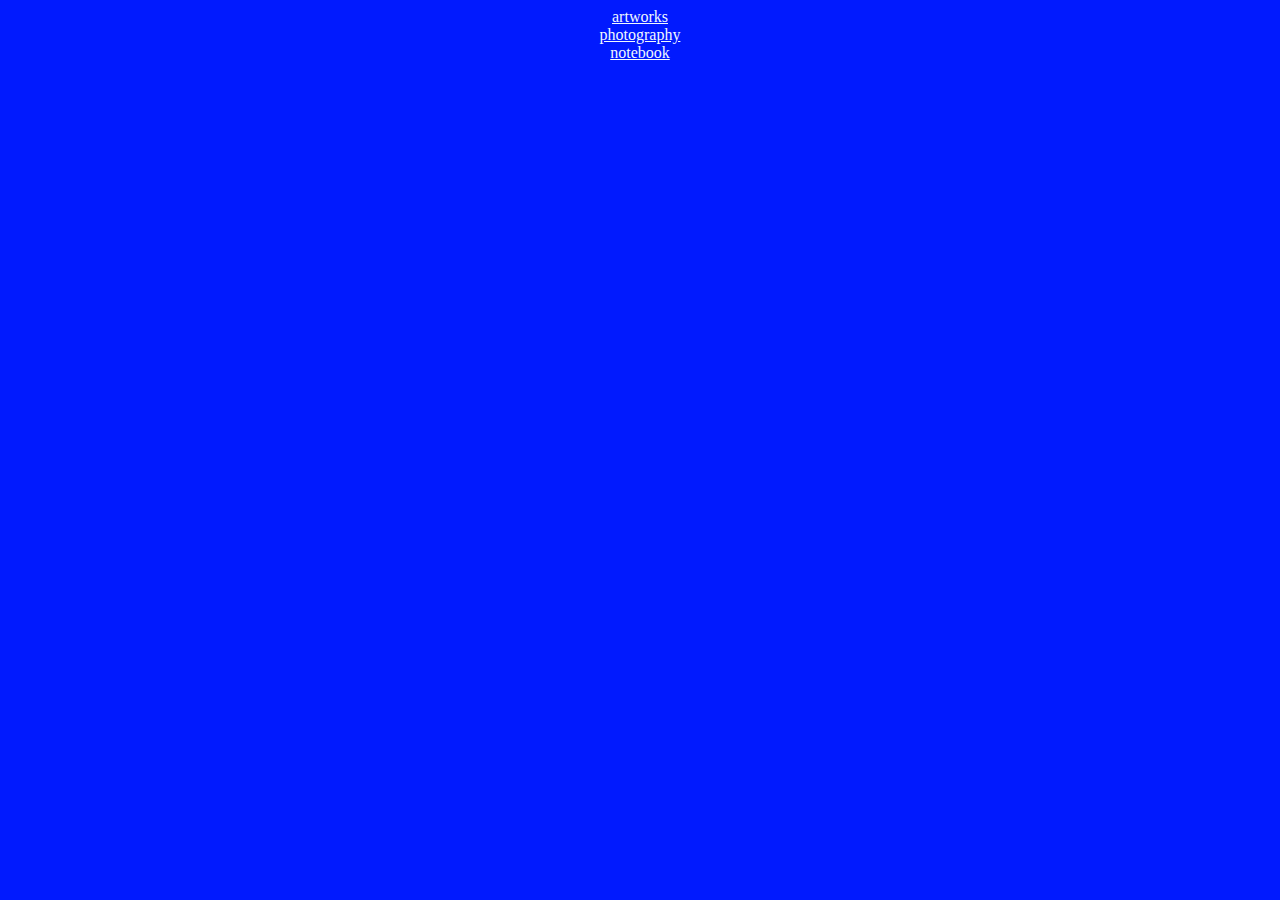
<file: index.html>
<!DOCTYPE html>
<html>
<head>

    
<title>one_fiveseven</title>
<link rel="icon" type="image/jpg" href="icon.jpg">
    
    
<link rel="stylesheet" href="web.css">

    
<style>
  
    h1{
        color: aliceblue;
    }
    
    
    body{
        background-color: #011AFE; 
    }
    
    a{
        color: aliceblue;
    }
    
</style>
    
    
</head>
<body>



    

<a href="index01.html">artworks</a>   
    <div></div>
<a href="indexphoto1.html">photography</a>
    <div></div>
<a href="indexnotebook.html">notebook</a>




</body>
</html>
</file>
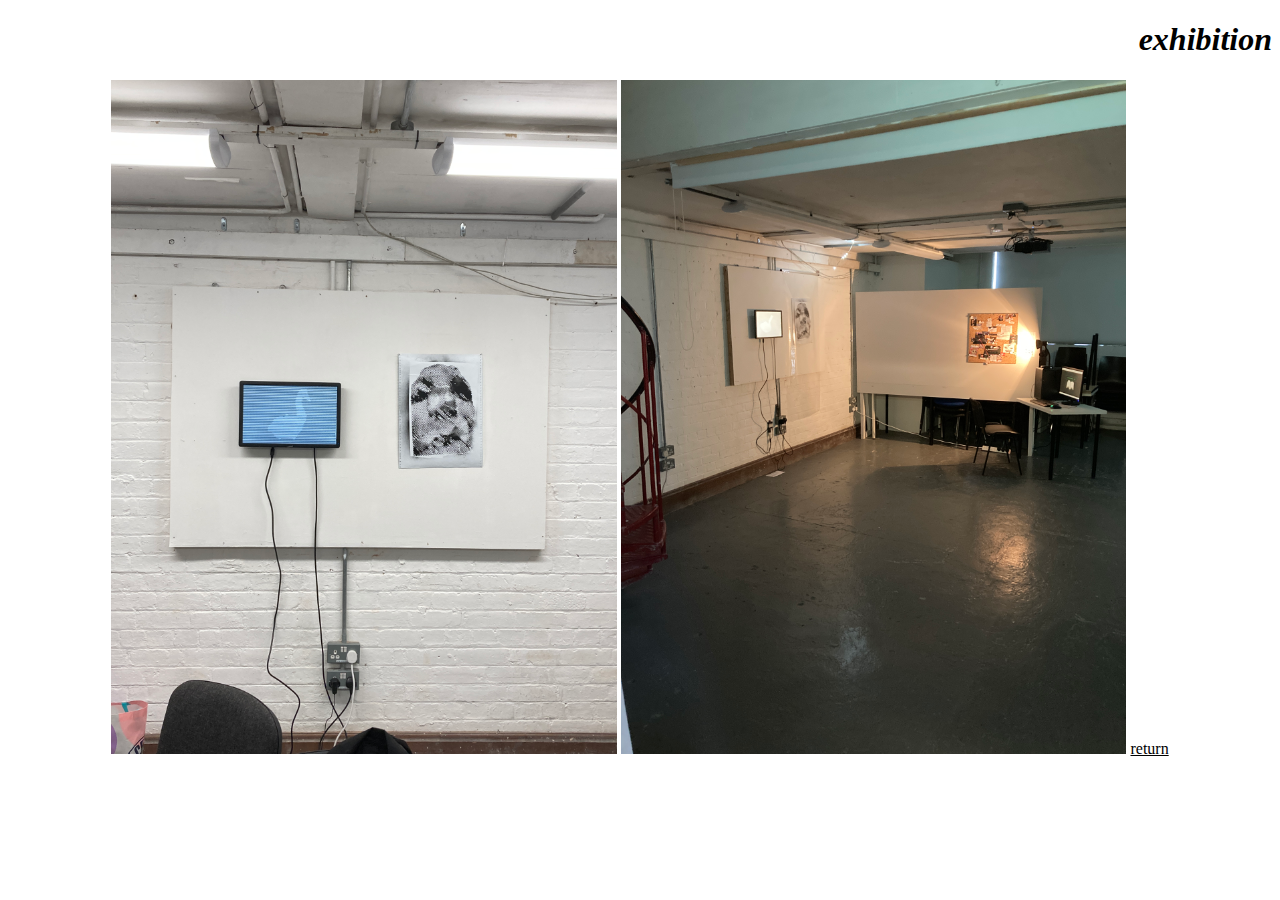
<file: exhibition1.html>
<!DOCTYPE html>
<html>
<head>

    
<title>one_fiveseven</title>
<link rel="icon" type="image/jpg" href="icon.jpg">
<link rel="stylesheet" href="web2.css">

    

    
</head>
<body>


<h1>exhibition</h1>
<img src="exhibition1_1.JPG">
<img src="exhibition1_2.JPG">

<a href="index1.html">return</a>


    



</body>
</html>
</file>
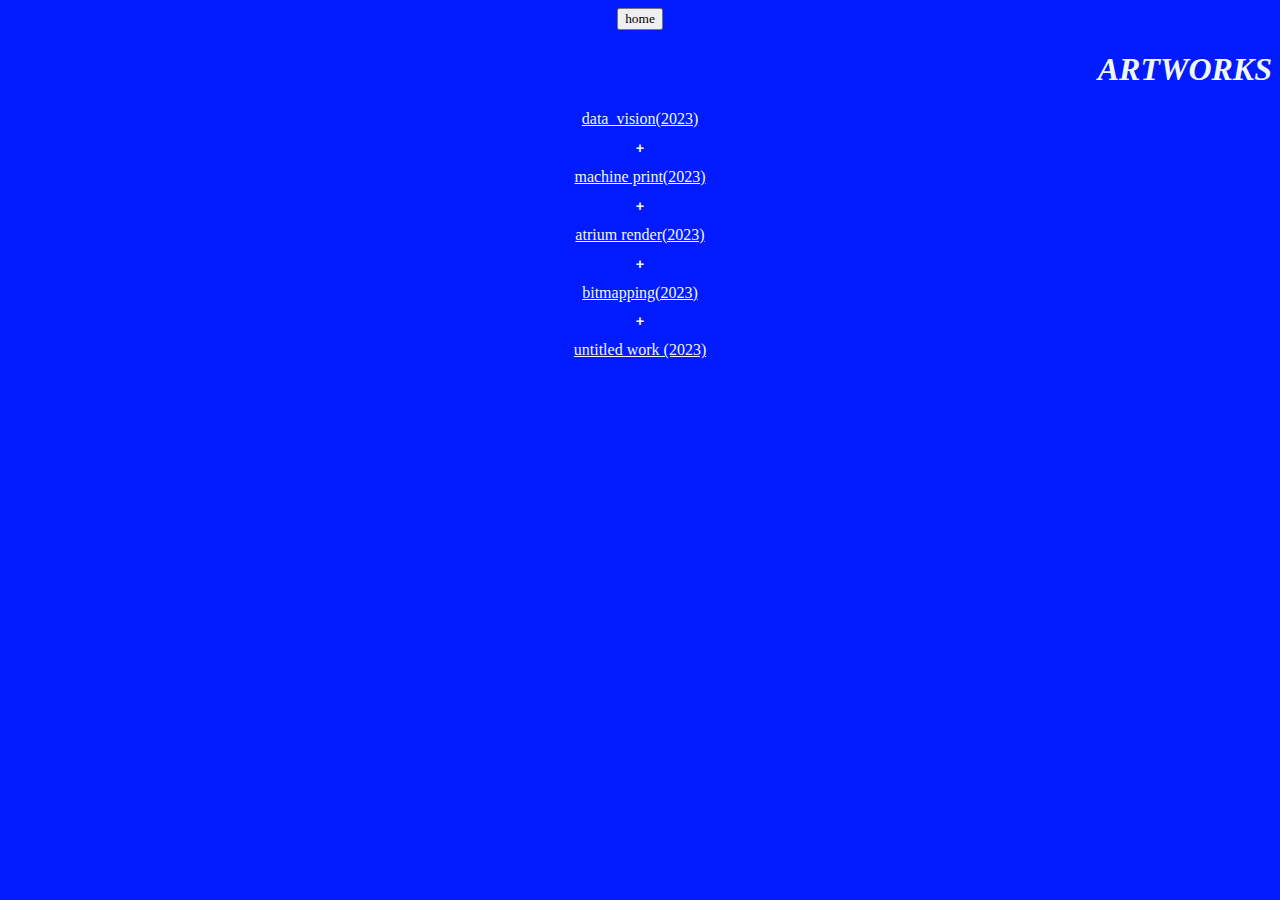
<file: index01.html>
<!DOCTYPE html>
<html>
<head>

    
<title>one_fiveseven</title>
<link rel="icon" type="image/jpg" href="icon.jpg">
    
    
<link rel="stylesheet" href="web.css">

    
<style>
  
    h1{
        color: aliceblue;
    }
    
    
    h2{
        text-align: center;
        color: aliceblue;
    }
    
    
    body{
        background-color: #011AFE; 
    }
    
    a{
        color: aliceblue;
    }
    
</style>
    
    
</head>
<body>


<a href="index0.html">
    <button>home</button>
    </a>


<h1>ARTWORKS</h1>

 
    

<a href="index1.html">data_vision(2023)</a>   
  
    <div></div>   <h2>+</h2>
    
<a href="index2.html">machine print(2023)</a>
   
    <div></div>   <h2>+</h2>  

<a href="index3.html">atrium render(2023)</a>
  
    <div></div>   <h2>+</h2>

<a href="index4.html">bitmapping(2023)</a>
  <div></div>     <h2>+</h2>
    
<a href="index5.html">untitled work (2023)</a>



</body>
</html>
</file>
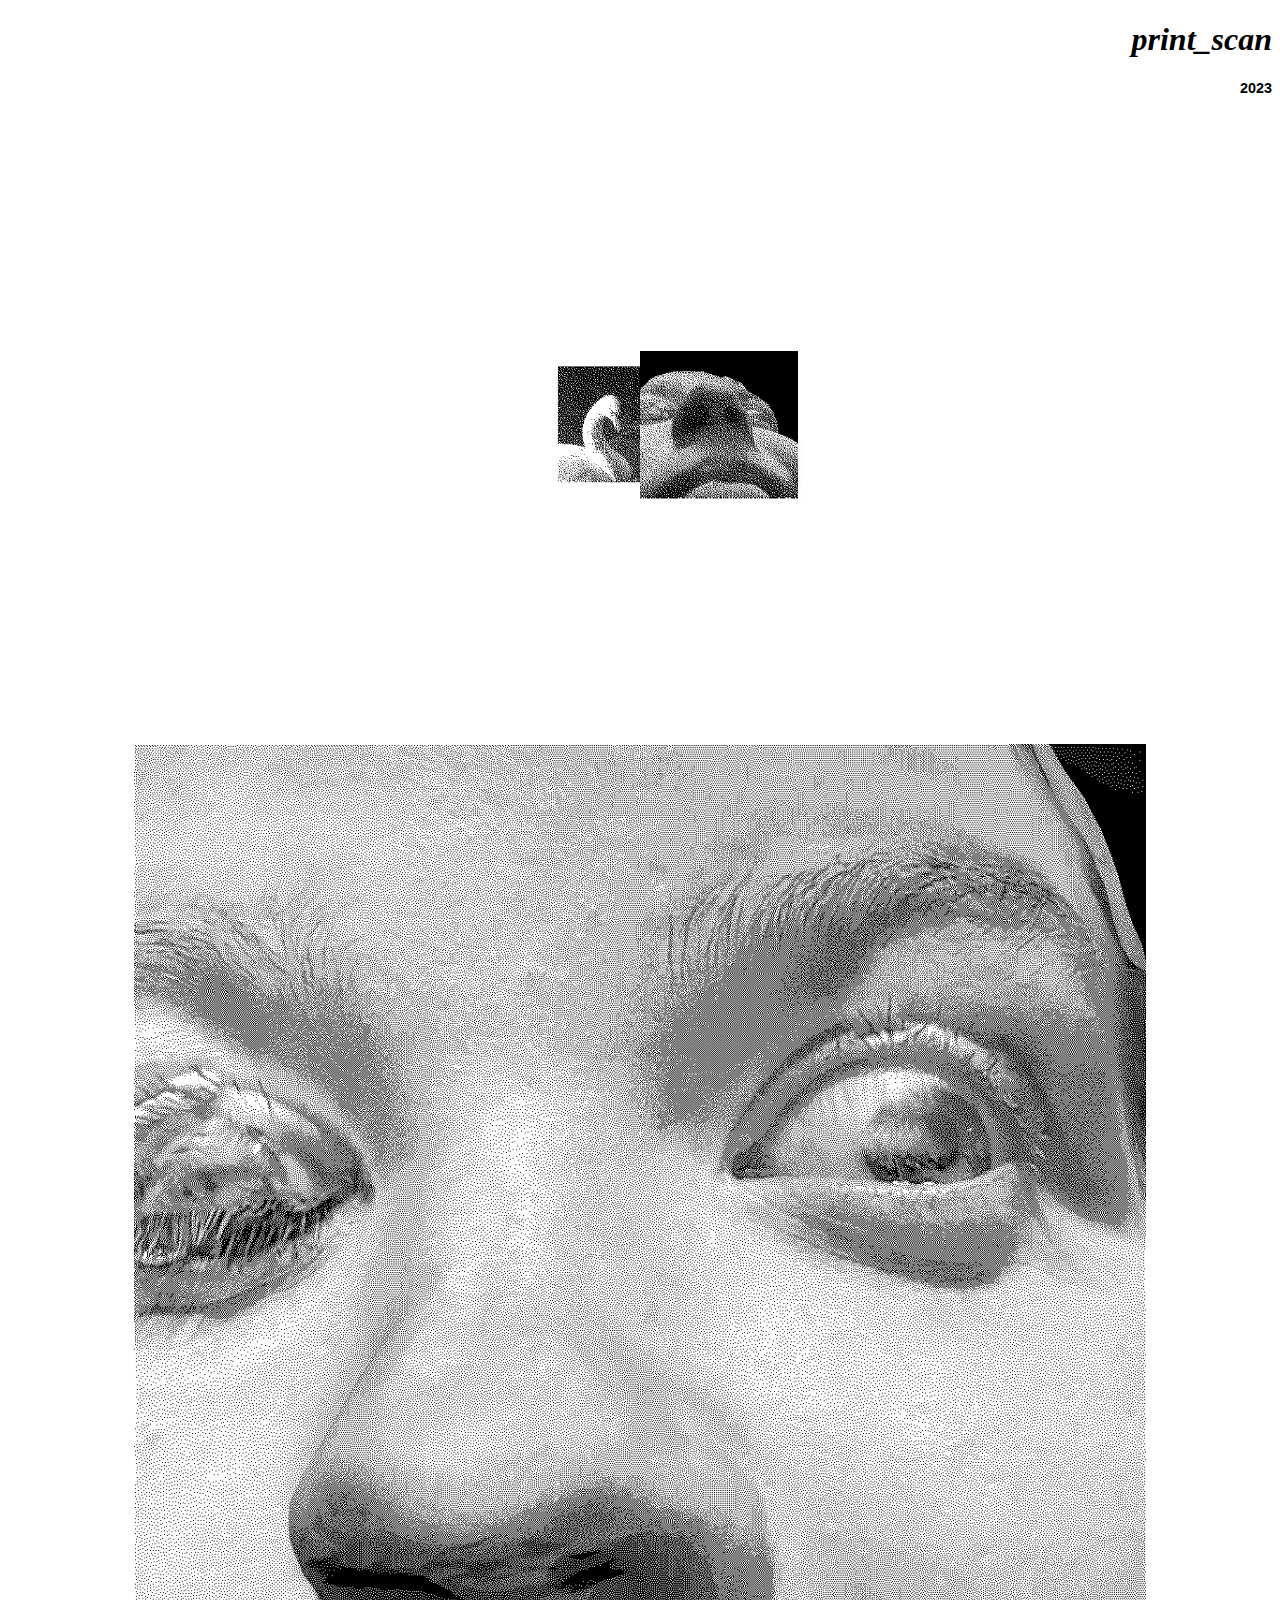
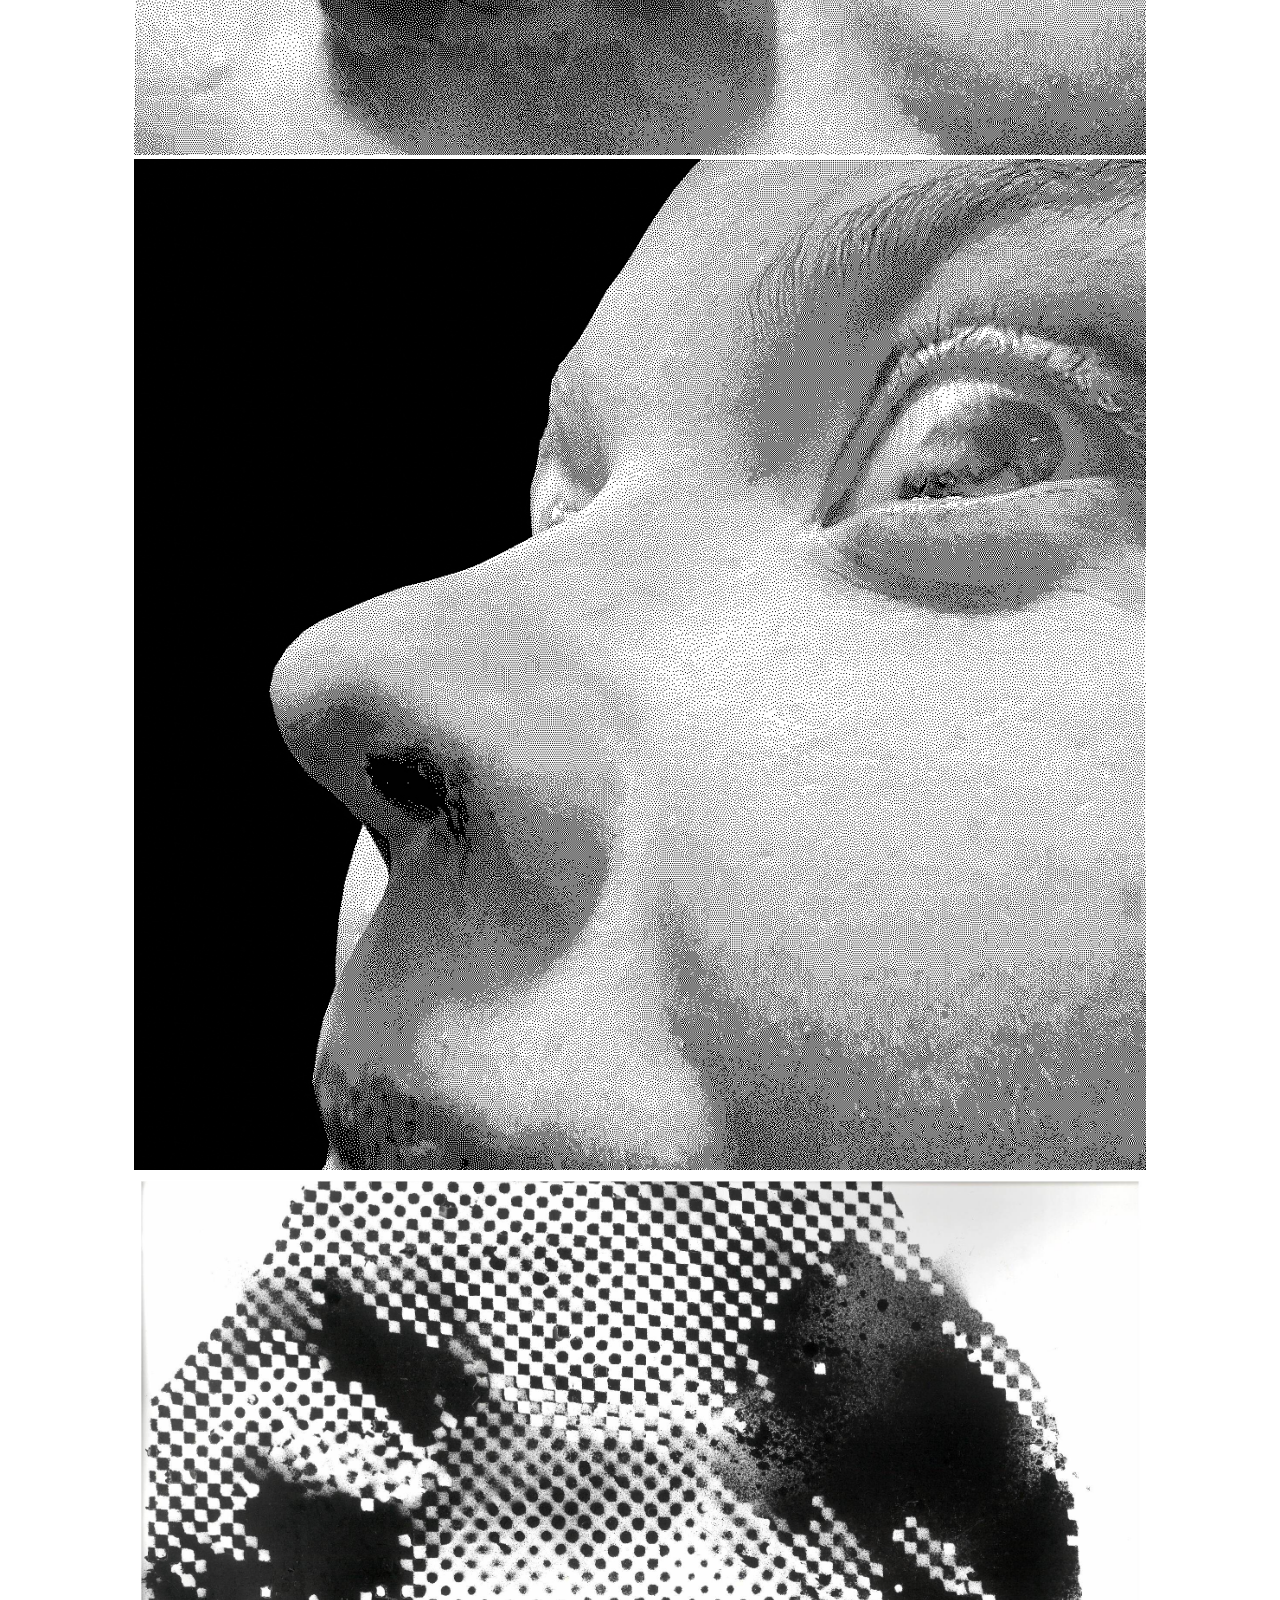
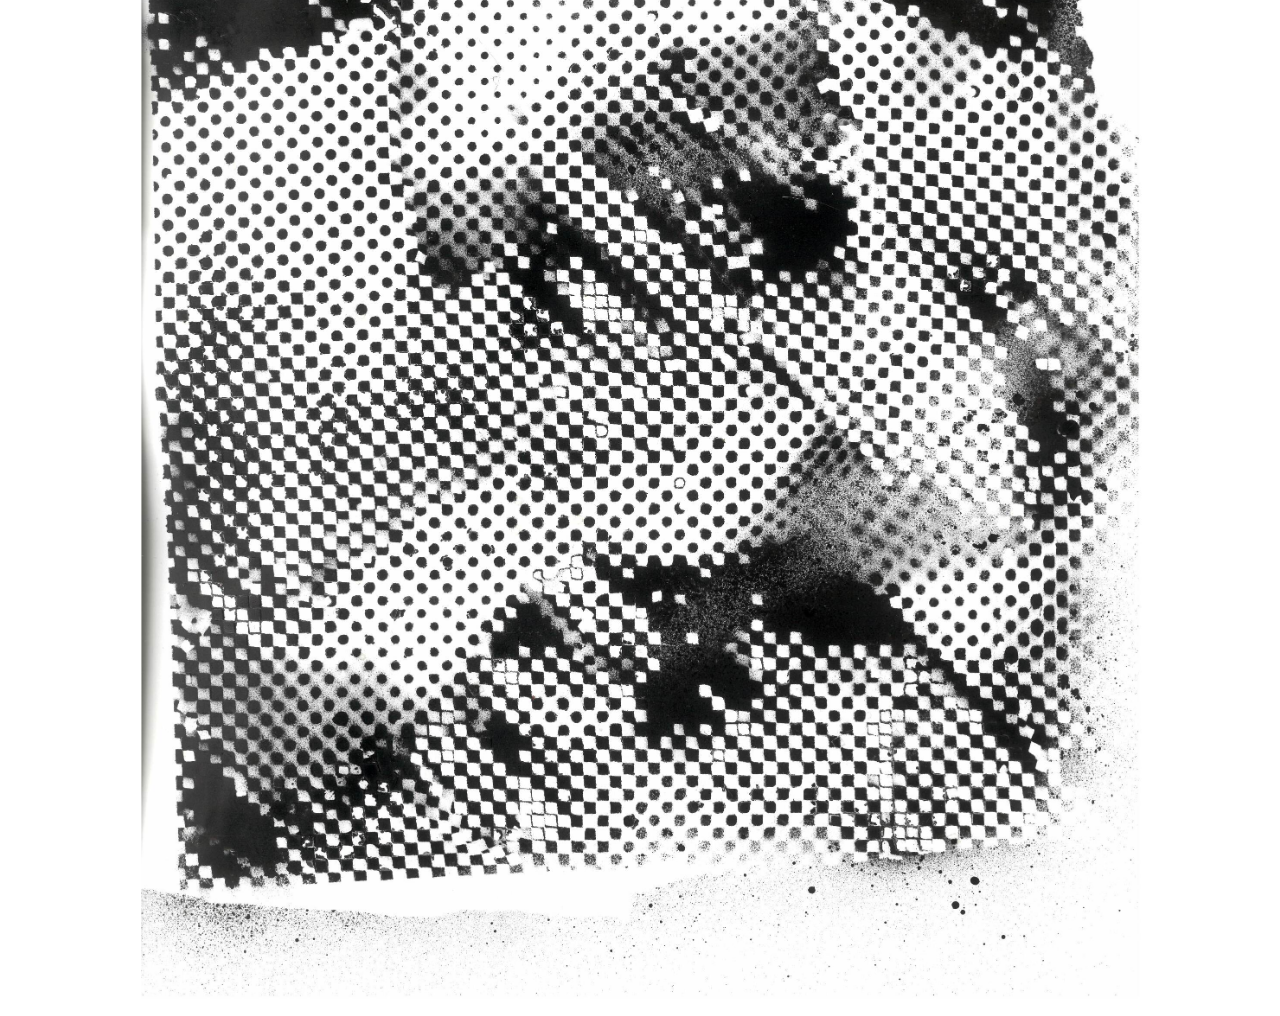
<file: index2.html>
<!DOCTYPE html>
<html>
<head>

    
<title>one_fiveseven</title>
<link rel="icon" type="image/jpg" href="icon.jpg">

<link rel="stylesheet" href="web.css">


    
    
</head>
<body>


<h1>print_scan</h1>
<h2>2023</h2>


<img src="composition.jpg">
<img src="face_2_ind.jpg">
<img src="face_3_ind.jpg">
<img src="print_scan.jpeg">
    
    



</body>
</html>
</file>
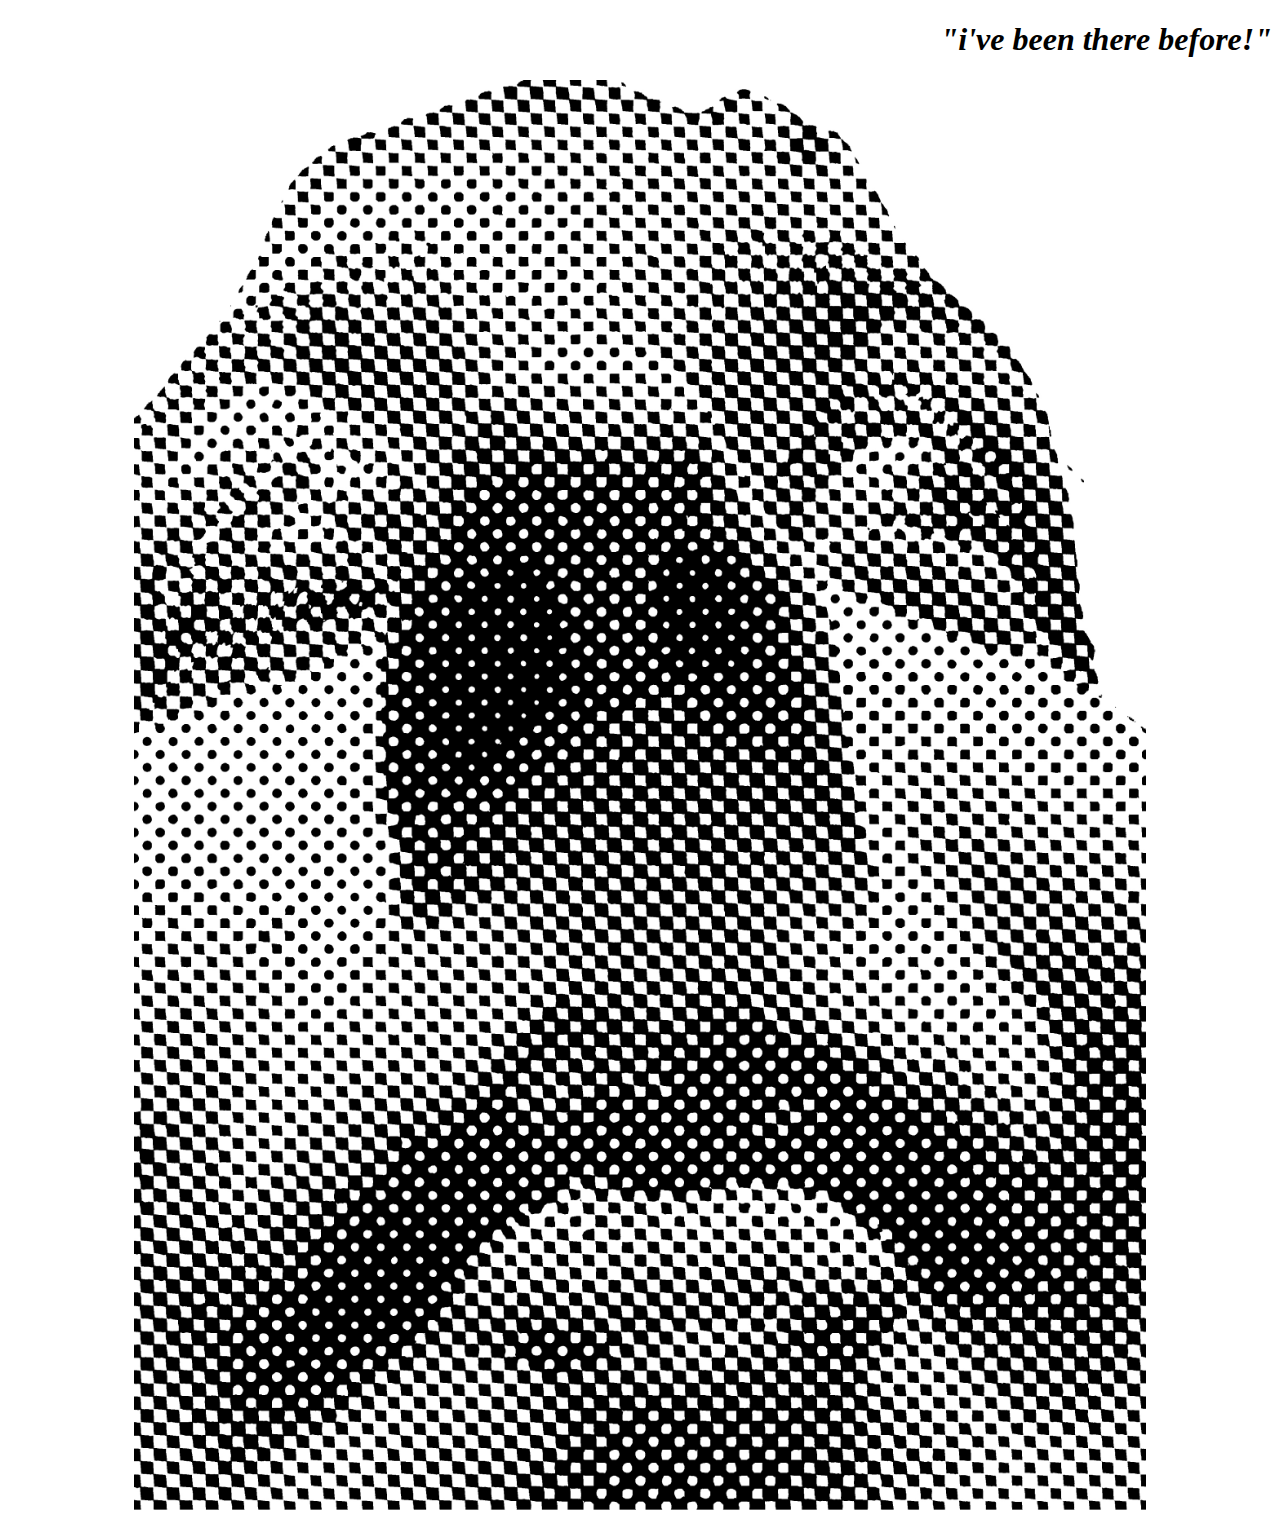
<file: index4.html>
<!DOCTYPE html>
<html>
<head>

    
<title>one_fiveseven</title>
<link rel="icon" type="image/jpg" href="icon.jpg">
<link rel="stylesheet" href="web.css">

    

    
</head>
<body>


<h1>"i've been there before!"</h1>
<img src="a4_bitmap_acetate.jpg">


    



</body>
</html>
</file>
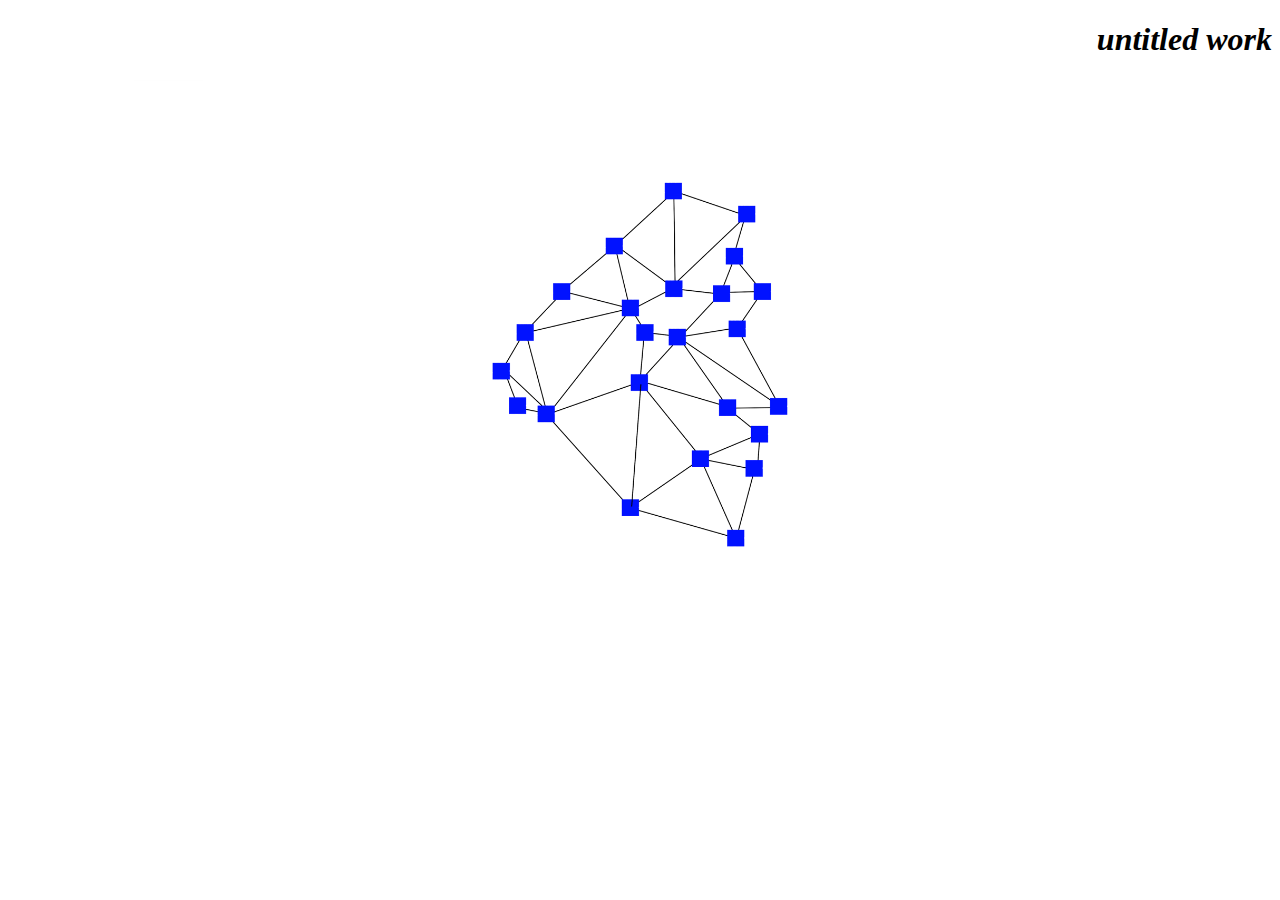
<file: index5.html>
<!DOCTYPE html>
<html>
<head>

    
<title>one_fiveseven</title>
<link rel="icon" type="image/jpg" href="icon.jpg">
<link rel="stylesheet" href="web.css">

    

    
</head>
<body>


<h1>untitled work</h1>
<img src="points_animation.gif">


    



</body>
</html>
</file>
<file: web.css>
body{
    text-align: center
}


.bg {
    background-color: white;
    background-size: cover;
}


img {
    text-align: center;
    width: 80%;

}


a   {
        color: black;
        font-size: 100%;
        font-family: Arial Black;
        margin: 0rem;
        text-align:center;
}



h1  {
    
    text-align: right;
    color: black;
    font-style: italic;
}

h2  {
    font-family: sans-serif;
    font: Helvetica;
    text-align: right;
    color: black;
    font-style: bold;
    font-size: 90%
}

button  {
    font-family: serif;
    font-style: bold;

}
</file>
<file: web2.css>
body{
    text-align: center
}


.bg {
    background-color: white;
    background-size: cover;
}


img {
    text-align: center;
    width: 40%;

}


a   {
        color: black;
        font-size: 100%;
        font-family: Arial Black;
        text-align:center;
}



h1  {
    
    text-align: right;
    color: black;
    font-style: italic;
}

h2  {
    font-family: sans-serif;
    font: Helvetica;
    text-align: right;
    color: black;
    font-style: bold;
    font-size: 90%
}
</file>
